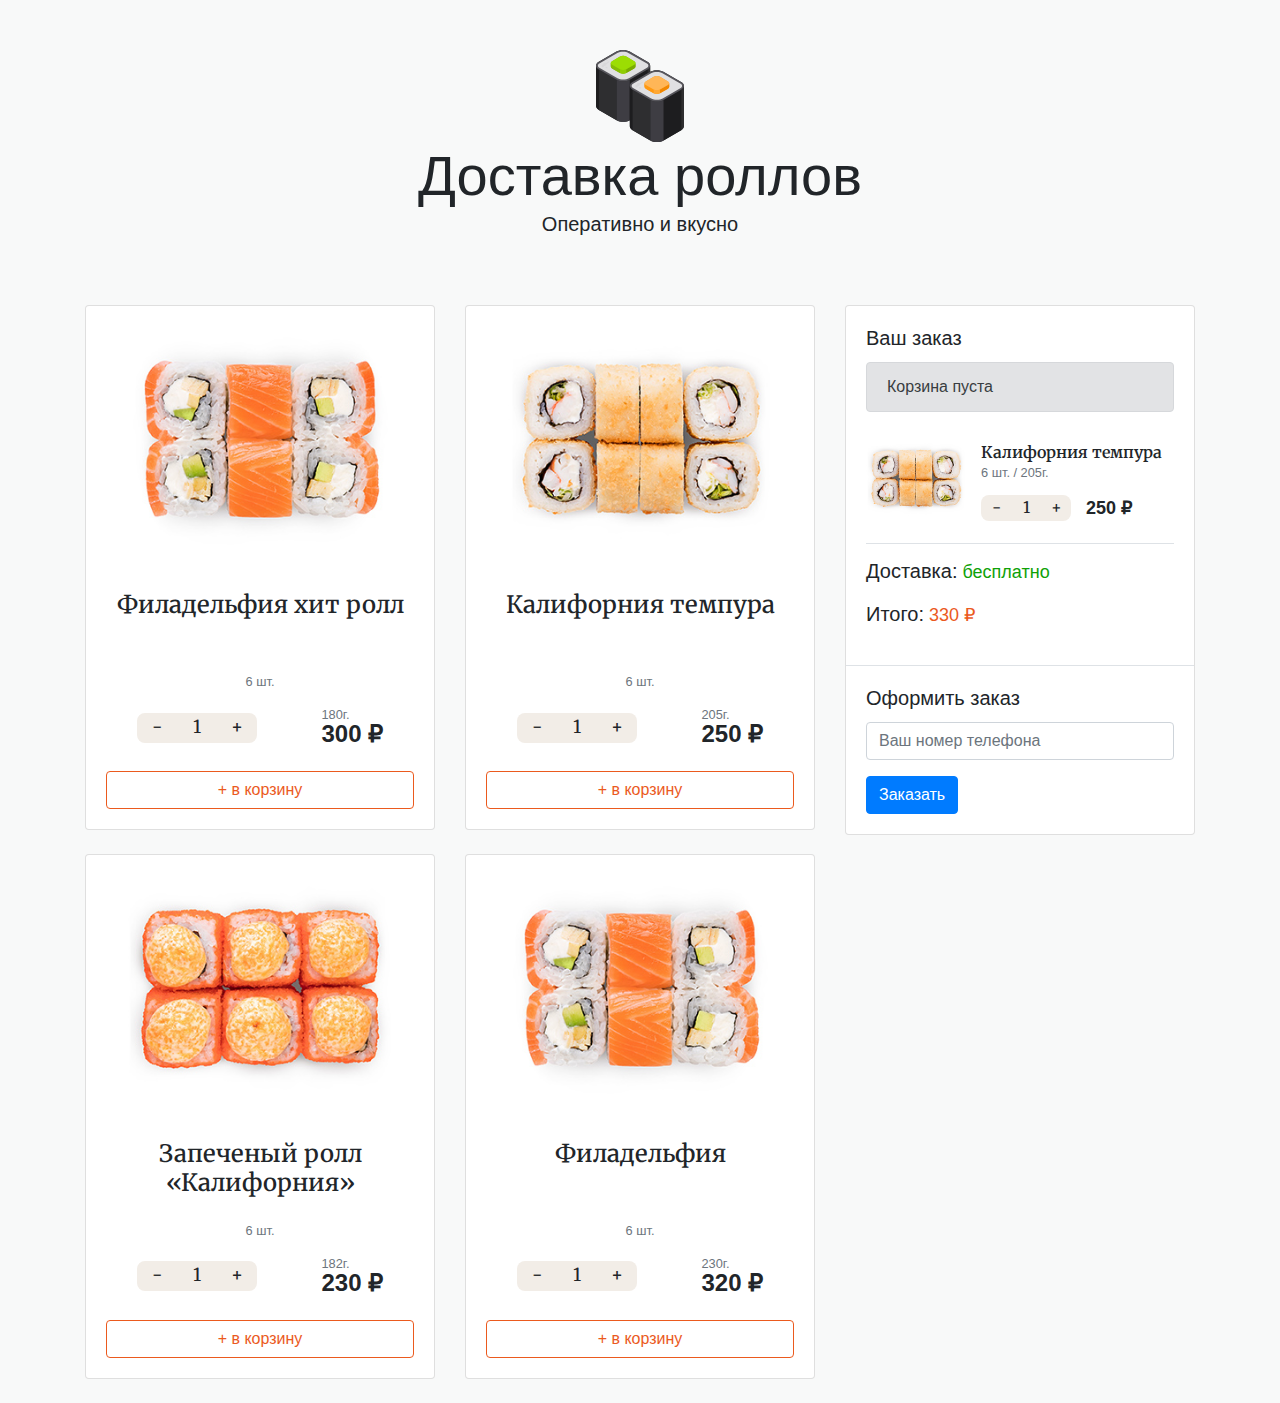
<file: rolli-shop-start-project/index.html>
<!DOCTYPE html>
<html lang="en">

<head>
	<meta charset="UTF-8">
	<meta name="viewport" content="width=device-width, initial-scale=1.0, shrink-to-fit=no">
	<title>Магазин роллов</title>
	<link rel="stylesheet" href="libs/bootstrap/css/bootstrap.min.css">
	<link rel="stylesheet" href="css/main.css">
	<link href="https://fonts.googleapis.com/css?family=Merriweather:300,400,400i,700&amp;subset=cyrillic-ext" rel="stylesheet">

</head>

<body>

	<header class="header">
		<div class="container text-center">
			<img src="img/logo/logo.svg" width="92" alt="Суши и пицца">
			<div class="display-4">Доставка роллов</div>
			<p class="lead">Оперативно и вкусно</p>
		</div>
	</header>

	<div class="container mb-5">
		<div class="row">
			<div class="col-md-8">
				<div class="row">

					<!-- Ролл -->
					<div class="col-md-6">
						<div class="card mb-4" data-id="01">
							<img class="product-img" src="img/roll/philadelphia.jpg" alt="">
							<div class="card-body text-center">
								<h4 class="item-title">Филадельфия хит ролл</h4>
								<p><small data-items-in-box class="text-muted">6 шт.</small></p>

								<div class="details-wrapper">
									<div class="items counter-wrapper">
										<div class="items__control" data-action="minus">-</div>
										<div class="items__current" data-counter>1</div>
										<div class="items__control" data-action="plus">+</div>
									</div>

									<div class="price">
										<div class="price__weight">180г.</div>
										<div class="price__currency">300 ₽</div>
									</div>
								</div>

								<button data-cart type="button" class="btn btn-block btn-outline-warning">+ в корзину</button>

							</div>
						</div>
					</div>
					<!-- // Ролл -->

					<!-- Ролл -->
					<div class="col-md-6">
						<div class="card mb-4" data-id="02">
							<img class="product-img" src="img/roll/california-tempura.jpg" alt="">
							<div class="card-body text-center">
								<h4 class="item-title">Калифорния темпура</h4>
								<p><small data-items-in-box class="text-muted">6 шт.</small></p>

								<div class="details-wrapper">
									<div class="items counter-wrapper">
										<div class="items__control" data-action="minus">-</div>
										<div class="items__current" data-counter>1</div>
										<div class="items__control" data-action="plus">+</div>
									</div>

									<div class="price">
										<div class="price__weight">205г.</div>
										<div class="price__currency">250 ₽</div>
									</div>
								</div>

								<button data-cart type="button" class="btn btn-block btn-outline-warning">+ в корзину</button>

							</div>
						</div>
					</div>
					<!-- // Ролл -->

					<!-- Ролл -->
					<div class="col-md-6">
						<div class="card mb-4" data-id="03">
							<img class="product-img" src="img/roll/zapech-california.jpg" alt="">
							<div class="card-body text-center">
								<h4 class="item-title">Запеченый ролл «Калифорния»</h4>
								<p><small data-items-in-box class="text-muted">6 шт.</small></p>

								<div class="details-wrapper">
									<div class="items counter-wrapper">
										<div class="items__control" data-action="minus">-</div>
										<div class="items__current" data-counter>1</div>
										<div class="items__control" data-action="plus">+</div>
									</div>

									<div class="price">
										<div class="price__weight">182г.</div>
										<div class="price__currency">230 ₽</div>
									</div>

								</div>

								<button data-cart type="button" class="btn btn-block btn-outline-warning">+ в корзину</button>

							</div>
						</div>
					</div>
					<!-- // Ролл -->

					<!-- Ролл -->
					<div class="col-md-6">
						<div class="card mb-4" data-id="04">
							<img class="product-img" src="img/roll/philadelphia.jpg" alt="">
							<div class="card-body text-center">
								<h4 class="item-title">Филадельфия</h4>
								<p><small data-items-in-box class="text-muted">6 шт.</small></p>

								<div class="details-wrapper">
									<div class="items counter-wrapper">
										<div class="items__control" data-action="minus">-</div>
										<div class="items__current" data-counter>1</div>
										<div class="items__control" data-action="plus">+</div>
									</div>

									<div class="price">
										<div class="price__weight">230г.</div>
										<div class="price__currency">320 ₽</div>
									</div>

								</div>

								<button data-cart type="button" class="btn btn-block btn-outline-warning">
									+ в корзину
								</button>

							</div>
						</div>
					</div>
					<!-- // Ролл -->

				</div>
			</div>
			<div class="col-md-4">

				<!-- Корзина -->
				<div class="card mb-4">
					<div class="card-body">
						<h5 class="card-title">Ваш заказ</h4>
						<div data-cart-empty class="alert alert-secondary" role="alert">
							Корзина пуста
						</div>
						<!-- cart-wrapper -->
						<div class="cart-wrapper">

							<!-- Cart item -->
							<div class="cart-item" data-id="02">
								<div class="cart-item__top">
									<div class="cart-item__img">
										<img src="img/roll/california-tempura.jpg" alt="">
									</div>
									<div class="cart-item__desc">
										<div class="cart-item__title">Калифорния темпура</div>
										<div class="cart-item__weight">6 шт. / 205г.</div>

										<!-- cart-item__details -->
										<div class="cart-item__details">

											<div class="items items--small counter-wrapper">
												<div class="items__control" data-action="minus">-</div>
												<div class="items__current" data-counter="">1</div>
												<div class="items__control" data-action="plus">+</div>
											</div>

											<div class="price">
												<div class="price__currency">250 ₽</div>
											</div>

										</div>
										<!-- // cart-item__details -->

									</div>
								</div>
							</div>
							<!-- // Cart item -->

						</div>
						<!-- // cart-wrapper -->

						<!-- Стоимость заказа -->
						<div class="cart-total">
							<p><span class="h5">Доставка:</span> <span class="delivery-cost free">бесплатно</span> </p>
							<p><span class="h5">Итого:</span> <span class="total-price">330</span> <span class="rouble">₽</span></p>
						</div>
						<!-- // Стоимость заказа -->

					</div>

					<!-- Оформить заказ -->
					<div id="order-form" class="card-body border-top">
						<h5 class="card-title">Оформить заказ</h4>
						<form>
							<div class="form-group">
								<input type="text" class="form-control" placeholder="Ваш номер телефона">
							</div>
							<button type="submit" class="btn btn-primary">Заказать</button>
						</form>
					</div>
					<!-- // Оформить заказ -->

				</div>
				<!-- // Корзина -->


			</div>
		</div>
	</div>

	<!-- Подключаем скрипты -->

</body>

</html>
</file>
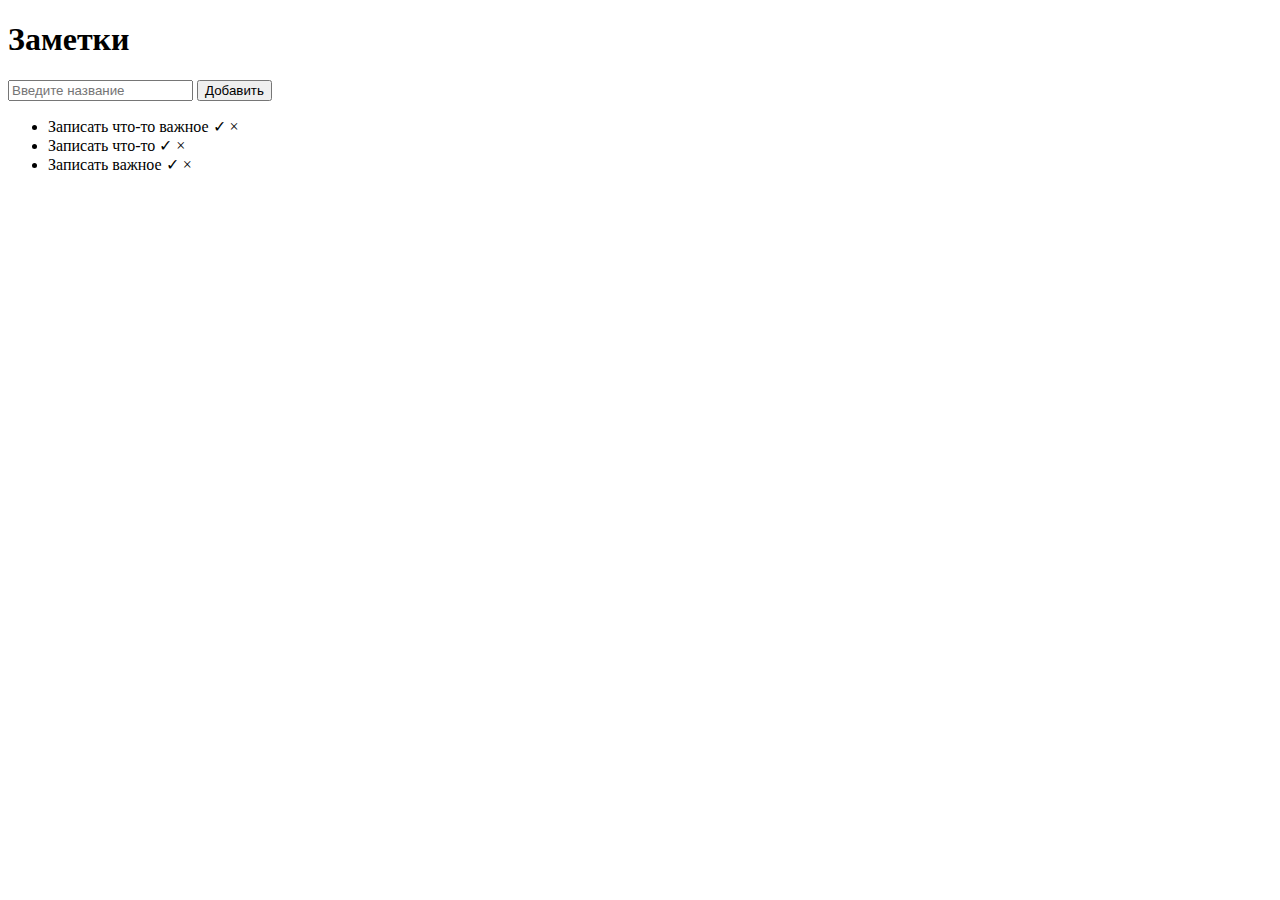
<file: Toodu/index.html>
<!DOCTYPE html>
<html lang="en">
  <head>
    <meta charset="UTF-8" />
    <meta http-equiv="X-UA-Compatible" content="IE=edge" />
    <meta name="viewport" content="width=device-width, initial-scale=1.0" />
    <link
      href="https://cdn.jsdelivr.net/npm/bootstrap@5.3.0-alpha3/dist/css/bootstrap.min.css"
      rel="stylesheet"
      integrity="sha384-KK94CHFLLe+nY2dmCWGMq91rCGa5gtU4mk92HdvYe+M/SXH301p5ILy+dN9+nJOZ"
      crossorigin="anonymous"
    />
    <title>JS Array & Objects</title>

  </head>
  <body class="bg-dark text-light">
    <div class="container w-50 pt-5">
      <h1>Заметки</h1>
      <input
        type="text"
        class="form-control mb-2"
        placeholder="Введите название"
        id="title"
      />
      <button class="btn btn-outline-info w-100 mb-2" id="create">
        Добавить
      </button>

      <ul class="list-group list-group-flush" id="list">
        
      </ul>
    </div>

    <script src="./app.js"></script>
  </body>
</html>
</file>
<file: rolli-shop-start-project/css/main.css>
body, html {
	background-color: #F8F9F9;
	height: 100%;
}

h3, h4 {
	font-family: 'Merriweather', serif;

}

.header {
	padding-top: 50px;
	padding-bottom: 50px;
}

.product-img {
	width: 265px;
	height: auto;
	margin-left: auto;
	margin-right: auto;
}

.item-title {
    font-size: 1.5rem;
    font-weight: 500;
	font-family: 'Merriweather', serif;
	height: 70px;
}

.details-wrapper {
	display: flex;
	justify-content: space-between;
	align-items: center;
	margin-bottom: 25px;
	width: 80%;
	margin-left: auto;
	margin-right: auto;
}

.items {
	font-family: 'Merriweather', serif;
	background: #f2ede7;
	border-radius: 8px;
	width: 120px;
	display: flex;
	font-size: 18px;
	height: 30px;
	overflow: hidden;
}

.items__control {
	width: 40px;
	cursor: pointer;
	transition: 0.2s ease-in;
	text-align: center;
}

.items__control:hover {
    background: #eb5a1e;
    color: #FFF;
}

.items__current {
	width: 40px;
}

/* items--small */
.items.items--small {
	width: 90px;
	font-size: 16px;
	height: 26px;
	text-align: center;
}

.items.items--small .items__control {
	width: 30px;
}

.items.items--small .items__current {
	width: 30px;
}

.price {
	text-align: left;
}

.price__weight {
	color: #6c757d!important;
	font-size: 80%;
	line-height: 1;
}

.price__currency {
	font-size: 1.5rem;
	font-weight: 600;
	line-height: 1;
}

.btn-outline-warning {
    color: #eb5a1e;
    border-color: #eb5a1e;
}

.btn-outline-warning:hover {
    color: #FFF;
    background-color: #eb5a1e;
    border-color: #eb5a1e;
}

.cart-item {

}

.cart-item__top {
	display: flex;
	align-items: flex-start;
	padding-bottom: 15px;
	border-bottom: 1px solid #dee2e6;
	margin-bottom: 15px;
}

.cart-item__img  {

}

.cart-item__img img {
	max-width: 100px;
	height: auto;
}

.cart-item__desc {
	padding-top: 15px;
	padding-left: 15px;
}

.cart-item__title {
	font-family: 'Merriweather', serif;
	font-size: 16px;
    line-height: 1.2;
	font-weight: 600;
	margin-bottom: 5px;
}

.cart-item__weight {
    color: #6c757d!important;
    font-size: 80%;
    line-height: 1;
    margin-bottom: 15px;
}

.cart-item__details {
	display: flex;
	justify-content: flex-start;
	align-items: center;
}

.cart-item__details .price__currency {
	font-size: 18px;
	margin-left: 15px;
}

.cart-total {
	font-size: 18px;
	font-weight: 500;
}

.delivery-cost {

}

.free {
	color: #0EA107;
}

.total-price {
	color: #EB5A1E;
}

.rouble {
	color: #EB5A1E;
}

.none {
	display: none;
}
</file>
